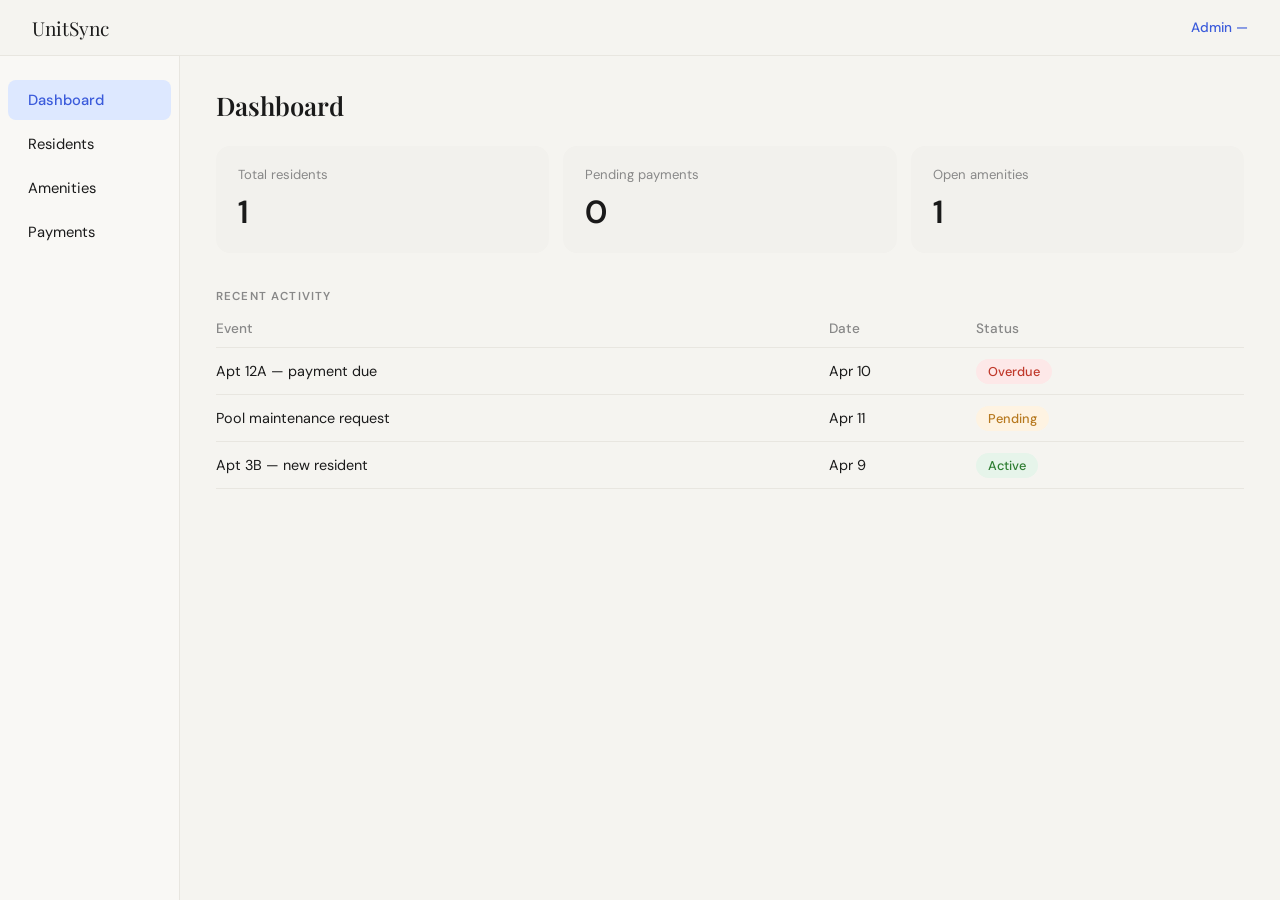
<file: demo/src/main/resources/templates/index.html>
<!DOCTYPE html>
<html lang="en" xmlns:th="http://www.thymeleaf.org">
<head>
<meta charset="UTF-8"/>
<meta name="viewport" content="width=device-width, initial-scale=1.0"/>

<title>UnitSync Admin</title>


<style>

*, *::before, *::after {
  box-sizing: border-box;
  margin: 0;
  padding: 0;
}
:root {
  --bg:               #f5f4f0;
  --surface:          #ffffff;
  --sidebar-bg:       #f9f8f5;
  --nav-active-bg:    #dde8ff;
  --nav-active-color: #3b5bdb;
  --text:             #1a1a1a;
  --muted:            #888;
  --border:           #e8e6e0;
  --card-bg:          #f2f1ed;
  --overdue-bg:       #fde8e8;
  --overdue-color:    #c0392b;
  --pending-bg:       #fef3e2;
  --pending-color:    #b7791f;
  --active-bg:        #e6f4ea;
  --active-color:     #2e7d32;
  --inactive-bg:      #efefef;
  --inactive-color:   #888;
  --accent:           #3b5bdb;
}

body {
  font-family: 'DM Sans', sans-serif;
  background: var(--bg);
  color: var(--text);
  min-height: 100vh;
  display: flex;
  flex-direction: column;
}

header {
  display: flex;
  align-items: center;
  justify-content: space-between;
  padding: 0 32px;
  height: 56px;
  background: var(--bg);
  border-bottom: 1px solid var(--border);
}

.logo {
  font-family: 'Playfair Display', serif;
  font-size: 1.2rem;
}

.admin-badge {
  font-size: 0.85rem;
  color: var(--accent);
  font-weight: 500;
}

.layout {
  display: flex;
  flex: 1;
}

aside {
  width: 180px;
  background: var(--sidebar-bg);
  border-right: 1px solid var(--border);
  padding: 24px 0;
  display: flex;
  flex-direction: column;
  gap: 4px;
}

.nav-item {
  padding: 10px 20px;
  font-size: 0.92rem;
  color: var(--text);
  cursor: pointer;
  border-radius: 8px;
  margin: 0 8px;
  transition: background 0.15s;
}

.nav-item:hover {
  background: var(--border);
}

.nav-item.active {
  background: var(--nav-active-bg);
  color: var(--nav-active-color);
  font-weight: 500;
}

main {
  flex: 1;
  padding: 32px 36px;
  overflow-y: auto;
}

main h1 {
  font-family: 'Playfair Display', serif;
  font-size: 1.6rem;
  font-weight: 600;
  margin-bottom: 24px;
}

.tab-content {
  display: none;
}

.tab-content.active {
  display: block;
}

.stats-grid {
  display: grid;
  grid-template-columns: repeat(3, 1fr);
  gap: 14px;
  margin-bottom: 36px;
}

.stat-card {
  background: var(--card-bg);
  border-radius: 14px;
  padding: 20px 22px;
}

.stat-label {
  font-size: 0.82rem;
  color: var(--muted);
  margin-bottom: 8px;
}

.stat-value {
  font-size: 2rem;
  font-weight: 600;
  letter-spacing: -0.03em;
}

.section-title {
  font-size: 0.72rem;
  font-weight: 600;
  letter-spacing: 0.1em;
  text-transform: uppercase;
  color: var(--muted);
  margin-bottom: 16px;
}

table {
  width: 100%;
  border-collapse: collapse;
  font-size: 0.9rem;
}

thead th {
  text-align: left;
  font-weight: 500;
  color: var(--muted);
  font-size: 0.85rem;
  padding-bottom: 10px;
  border-bottom: 1px solid var(--border);
}

tbody tr {
  border-bottom: 1px solid var(--border);
  transition: background 0.1s;
}

tbody tr:hover {
  background: var(--card-bg);
}

tbody td {
  padding: 14px 0;
  vertical-align: middle;
}

.status-select {
  appearance: none;
  -webkit-appearance: none;
  border: none;
  border-radius: 999px;
  padding: 5px 28px 5px 12px;
  font-size: 0.8rem;
  font-weight: 500;
  font-family: inherit;
  cursor: pointer;
  background-repeat: no-repeat;
  background-position: right 8px center;
  background-size: 10px;
  background-image: url("data:image/svg+xml,%3Csvg xmlns='http://www.w3.org/2000/svg' viewBox='0 0 10 6'%3E%3Cpath d='M1 1l4 4 4-4' stroke='%23888' stroke-width='1.5' fill='none' stroke-linecap='round'/%3E%3C/svg%3E");
  outline: none;
  transition: filter 0.15s;
}

.status-select:hover {
  filter: brightness(0.93);
}

.status-select.active      { background-color: var(--active-bg);   color: var(--active-color); }
.status-select.inactive    { background-color: var(--inactive-bg); color: var(--inactive-color); }
.status-select.overdue     { background-color: var(--overdue-bg);  color: var(--overdue-color); }
.status-select.paid        { background-color: var(--active-bg);   color: var(--active-color); }
.status-select.pending     { background-color: var(--pending-bg);  color: var(--pending-color); }
.status-select.on-leave    { background-color: var(--pending-bg);  color: var(--pending-color); }
.status-select.open        { background-color: var(--active-bg);   color: var(--active-color); }
.status-select.closed      { background-color: var(--overdue-bg); color: var(--overdue-color); }
.status-select.maintenance { background-color: var(--pending-bg);  color: var(--pending-color); }
.status-select.unpaid      { background-color: var(--pending-bg);  color: var(--pending-color); }
.status-select.owner       { background-color: var(--active-bg);   color: var(--active-color); }
.status-select.renter      { background-color: var(--pending-bg);  color: var(--pending-color); }
.status-select.renting     { background-color: #dde8ff; color: #3b5bdb; }
.status-select.unavailable { background-color: var(--overdue-bg); color: var(--overdue-color); }
.status-select.available   { background-color: var(--active-bg);   color: var(--active-color); }
.toolbar {
  display: flex;
  align-items: center;
  justify-content: space-between;
  margin-bottom: 20px;
}

.search-box {
  padding: 8px 14px;
  border: 1px solid var(--border);
  border-radius: 8px;
  font-family: inherit;
  font-size: 0.88rem;
  background: var(--surface);
  outline: none;
  width: 220px;
  color: var(--text);
}

.search-box:focus {
  border-color: var(--accent);
}

.btn {
  padding: 9px 18px;
  background: var(--accent);
  color: #fff;
  border: none;
  border-radius: 8px;
  font-family: inherit;
  font-size: 0.88rem;
  font-weight: 500;
  cursor: pointer;
  transition: opacity 0.15s;
}

.btn:hover {
  opacity: 0.85;
}

.btn-ghost {
  background: transparent;
  color: var(--accent);
  border: 1.5px solid var(--accent);
}

.btn-ghost:hover {
  background: var(--nav-active-bg);
  opacity: 1;
}

.modal-overlay {
  display: none;
  position: fixed;
  inset: 0;
  background: rgba(0, 0, 0, 0.35);
  backdrop-filter: blur(2px);
  z-index: 100;
  align-items: center;
  justify-content: center;
}

.modal-overlay.open {
  display: flex;
}

.modal {
  background: var(--surface);
  border-radius: 16px;
  padding: 32px;
  width: 460px;
  max-width: 95vw;
  box-shadow: 0 20px 60px rgba(0, 0, 0, 0.15);
  animation: slideUp 0.2s ease;
}

@keyframes slideUp {
  from { transform: translateY(18px); opacity: 0; }
  to   { transform: translateY(0);    opacity: 1; }
}

.modal-header {
  display: flex;
  align-items: center;
  justify-content: space-between;
  margin-bottom: 24px;
}

.modal-header h2 {
  font-family: 'Playfair Display', serif;
  font-size: 1.25rem;
}

.modal-close {
  background: none;
  border: none;
  font-size: 1.5rem;
  cursor: pointer;
  color: var(--muted);
  line-height: 1;
  padding: 0 4px;
}

.modal-close:hover {
  color: var(--text);
}

.form-group {
  margin-bottom: 14px;
}

.form-group label {
  display: block;
  font-size: 0.78rem;
  font-weight: 600;
  color: var(--muted);
  margin-bottom: 6px;
  text-transform: uppercase;
  letter-spacing: 0.05em;
}

.form-group input,
.form-group select {
  width: 100%;
  padding: 10px 14px;
  border: 1px solid var(--border);
  border-radius: 8px;
  font-family: inherit;
  font-size: 0.9rem;
  color: var(--text);
  background: var(--bg);
  outline: none;
  transition: border-color 0.15s;
}

.form-group input:focus,
.form-group select:focus {
  border-color: var(--accent);
  background: #fff;
}

.form-row {
  display: grid;
  grid-template-columns: 1fr 1fr;
  gap: 12px;
}

.modal-footer {
  display: flex;
  gap: 10px;
  justify-content: flex-end;
  margin-top: 24px;
}

</style>

<link href="https://fonts.googleapis.com/css2?family=DM+Sans:wght@300;400;500;600&family=Playfair+Display:wght@600&display=swap" rel="stylesheet"/>

<script th:inline="none">
window.updatePaymentStatus = function(sel) {
    var id = sel.getAttribute('data-id');
    var status = sel.value;
    sel.className = 'status-select ' + status.toLowerCase();
    fetch('/payments/update/' + id + '/' + status, { method: 'PUT' })
        .then(function(res){ console.log('Payment updated'); })
        .catch(function(err){ console.log('Error: ' + err); });
    window.updateDashboard();
};

window.updateResidentStatus = function(sel) {
    var id = sel.getAttribute('data-id');
    var status = sel.value;
    sel.className = 'status-select ' + status.toLowerCase();
    fetch('/residents/update/' + id + '/' + status, { method: 'PUT' })
        .then(function(res){ console.log('Resident updated'); })
        .catch(function(err){ console.log('Error: ' + err); });
};

window.updateAmenityStatus = function(sel) {
    var id = sel.getAttribute('data-id');
    var status = sel.value;
    sel.className = 'status-select ' + status.toLowerCase();
    fetch('/amenities/update/' + id + '/' + status, { method: 'PUT' })
        .then(function(res){ console.log('Amenity updated'); })
        .catch(function(err){ console.log('Error: ' + err); });
    window.updateDashboard();
};

  window.switchTab = function(el, tab) {
    document.querySelectorAll('.nav-item').forEach(function(n){ n.classList.remove('active'); });
    document.querySelectorAll('.tab-content').forEach(function(t){ t.classList.remove('active'); });
    el.classList.add('active');
    document.getElementById('tab-' + tab).classList.add('active');
  };
  
  window.openModal = function(id){ document.getElementById(id).classList.add('open'); };
  window.closeModal = function(id){ document.getElementById(id).classList.remove('open'); };
  window.updateStatus = function(sel){ sel.className = 'status-select ' + sel.value; window.updateDashboard(); };
  window.fmtDate = function(str){ if(!str) return '—'; return new Date(str).toLocaleDateString('en-US',{month:'short',day:'numeric',year:'numeric'}); };
  window.clearFields = function(){ for(var i=0;i<arguments.length;i++){ var el=document.getElementById(arguments[i]); if(el) el.value=''; } };
  
  window.makeSelect = function(type, val){
    var opts = {
      worker:  [['active','Available'],['overdue','Booked']],
      amenity: [['open','Open'],['closed','Closed'],['maintenance','Maintenance']],
      payment: [['paid','Paid'],['pending','Pending'],['overdue','Overdue']]
    };
    var list = opts[type] || [];
    return '<select class="status-select '+val+'" onchange="updateStatus(this)">'+list.map(function(o){ return '<option value="'+o[0]+'"'+(o[0]===val?' selected':'')+'>'+o[1]+'</option>'; }).join('')+'</select>';
  };
  window.updateDashboard = function(){
	    document.getElementById('dash-residents').textContent = document.getElementById('residents-tbody').querySelectorAll('tr').length;
	    document.getElementById('dash-payments').textContent = [].slice.call(document.getElementById('payments-tbody').querySelectorAll('tr')).filter(function(row){
	        var sel = row.querySelector('select');
	        return sel && (sel.value === 'Unpaid' || sel.value === 'Overdue');
	    }).length;
	    document.getElementById('dash-amenities').textContent = [].slice.call(document.getElementById('amenities-tbody').querySelectorAll('tr')).filter(function(row){
	        var sel = row.querySelector('select');
	        return sel && sel.value === 'Available';
	    }).length;
	};
	window.addResident = function(){
		  var fn = document.getElementById('r-fname').value.trim();
		  var ln = document.getElementById('r-lname').value.trim();
		  var unit = document.getElementById('r-unit').value.trim();
		  var status = document.getElementById('r-status').value;
		  var username = document.getElementById('r-username').value.trim();
		  var password = document.getElementById('r-password').value.trim();

		  if(!fn || !unit){ alert('Name and unit are required.'); return; }
		  if(!username || !password){ alert('Username and password are required.'); return; }

		  fetch('/residents/add', {
		    method: 'POST',
		    headers: { 'Content-Type': 'application/json' },
		    body: JSON.stringify({ firstName: fn, lastName: ln, aptNumber: unit, status: status, username: username, password: password })
		  })
		  .then(function(res){ return res.text(); })
		  .then(function(){
		    var row = document.createElement('tr');
		    row.innerHTML = '<td>'+fn+' '+ln+'</td><td>'+unit+'</td><td>'+status+'</td>';
		    document.getElementById('residents-tbody').appendChild(row);
		    window.closeModal('modal-resident');
		    window.clearFields('r-fname','r-lname','r-unit','r-username','r-password');
		    window.updateDashboard();
		  })
		  .catch(function(err){ alert('Error saving resident: '+err); });
		};
	window.addAmenity = function(){
		  var name = document.getElementById('a-name').value.trim();
		  var loc = document.getElementById('a-location').value.trim();
		  var svc = document.getElementById('a-serviced').value;
		  var status = document.getElementById('a-status').value;

		  if(!name){ alert('Amenity name is required.'); return; }

		  fetch('/amenities/add', {
		    method: 'POST',
		    headers: { 'Content-Type': 'application/json' },
		    body: JSON.stringify({ name: name, location: loc, availableFrom: svc, availability: status })
		  })
		  .then(function(res){ return res.text(); })
		  .then(function(){
		    var row = document.createElement('tr');
		    row.innerHTML =
		      '<td>'+name+'</td>' +
		      '<td>'+(loc||'—')+'</td>' +
		      '<td>'+window.makeSelect('amenity', status.toLowerCase())+'</td>' +
		      '<td>'+(svc||'—')+'</td>';
		    document.getElementById('amenities-tbody').appendChild(row);
		    window.closeModal('modal-amenity');
		    window.clearFields('a-name','a-location','a-serviced');
		    window.updateDashboard();
		  })
		  .catch(function(err){ alert('Error saving amenity: '+err); });
		};
		window.addPayment = function(){
			  var id = document.getElementById('p-resid').value.trim();
			  var amount = document.getElementById('p-amount').value.trim();
			  var date = document.getElementById('p-date').value;
			  var status = document.getElementById('p-status').value;

			  if(!id){ alert('Resident ID required'); return; }

			  fetch('/payments/add', {
			    method: 'POST',
			    headers: { 'Content-Type': 'application/json' },
			    body: JSON.stringify({ resId: parseInt(id), amount: parseFloat(amount), dueDate: date, status: status })
			  })
			  .then(function(res){ return res.text(); })
			  .then(function(){
			    var row = document.createElement('tr');
			    row.innerHTML = '<td>'+id+'</td><td>'+(amount?'$'+amount:'—')+'</td><td>'+window.makeSelect('payment', status.toLowerCase())+'</td><td>'+window.fmtDate(date)+'</td>';
			    document.getElementById('payments-tbody').appendChild(row);
			    window.closeModal('modal-payment');
			    window.clearFields('p-resid','p-amount','p-date');
			    window.updateDashboard();
			  })
			  .catch(function(err){ alert('Error saving payment: '+err); });
			};
  document.addEventListener('DOMContentLoaded', function(){
    document.querySelectorAll('.modal-overlay').forEach(function(o){
      o.addEventListener('click', function(e){ if(e.target===o) o.classList.remove('open'); });
    });
    document.querySelectorAll('.search-box').forEach(function(input){
      input.addEventListener('input', function(){
        var val=input.value.toLowerCase();
        document.getElementById(input.dataset.table).querySelectorAll('tr').forEach(function(row){
          row.style.display=row.textContent.toLowerCase().includes(val)?'':'none';
        });
      });
    });
    window.updateDashboard();
  });
</script>
</head>
<body>

<header>
  <div class="logo">UnitSync</div>
 <div class="admin-badge">Admin — <span th:text="${adminName}"></span></div>
</header>

<div class="layout">
  <aside>
    <div class="nav-item active" onclick="switchTab(this,'dashboard')">Dashboard</div>
    <div class="nav-item" onclick="switchTab(this,'residents')">Residents</div>
    <div class="nav-item" onclick="switchTab(this,'amenities')">Amenities</div>
    <div class="nav-item" onclick="switchTab(this,'payments')">Payments</div>
  </aside>

  <main>

    <div class="tab-content active" id="tab-dashboard">
      <h1>Dashboard</h1>
      <div class="stats-grid">
        <div class="stat-card"><div class="stat-label">Total residents</div><div class="stat-value" id="dash-residents">0</div></div>
        <div class="stat-card"><div class="stat-label">Pending payments</div><div class="stat-value" id="dash-payments">0</div></div>
        <div class="stat-card"><div class="stat-label">Open amenities</div><div class="stat-value" id="dash-amenities">0</div></div>
      </div>
      <div class="section-title">Recent Activity</div>
      <table>
        <thead><tr><th>Event</th><th>Date</th><th>Status</th></tr></thead>
        <tbody id="dash-activity">
          <tr><td>Apt 12A — payment due</td><td>Apr 10</td><td><span style="background:var(--overdue-bg);color:var(--overdue-color);padding:4px 12px;border-radius:999px;font-size:0.8rem;font-weight:500;">Overdue</span></td></tr>
          <tr><td>Pool maintenance request</td><td>Apr 11</td><td><span style="background:var(--pending-bg);color:var(--pending-color);padding:4px 12px;border-radius:999px;font-size:0.8rem;font-weight:500;">Pending</span></td></tr>
          <tr><td>Apt 3B — new resident</td><td>Apr 9</td><td><span style="background:var(--active-bg);color:var(--active-color);padding:4px 12px;border-radius:999px;font-size:0.8rem;font-weight:500;">Active</span></td></tr>
        </tbody>
      </table>
    </div>

    <div class="tab-content" id="tab-residents">
      <h1>Residents</h1>
      <div class="toolbar">
        <input class="search-box" type="text" placeholder="Search residents" data-table="residents-tbody"/>
        <button class="btn" onclick="openModal('modal-resident')">+ Add Resident</button>
      </div>
      <table>
        <thead><tr><th>Name</th><th>Unit</th><th>Status</th></tr></thead>
        <tbody id="residents-tbody">
  <tr th:each="resident : ${residents}">
    <td th:text="${resident.firstName + ' ' + resident.lastName}"></td>
    <td th:text="${resident.aptNumber}"></td>
    <td>
      <select class="status-select"
              th:classappend="${resident.status.toLowerCase()}"
              th:data-id="${resident.resid}"
              onchange="updateResidentStatus(this)">
        <option value="Owner" th:selected="${resident.status == 'Owner'}">Owner</option>
        <option value="Renter" th:selected="${resident.status == 'Renter'}">Renter</option>
        <option value="Renting" th:selected="${resident.status == 'Renting'}">Renting</option>
      </select>
    </td>
  </tr>
</tbody>
      </table>
    </div>

    <div class="tab-content" id="tab-amenities">
      <h1>Amenities</h1>
      <div class="toolbar">
        <input class="search-box" type="text" placeholder="Search amenities" data-table="amenities-tbody"/>
        <button class="btn" onclick="openModal('modal-amenity')">+ Add Amenity</button>
      </div>
      <table>
        <thead><tr><th>Name</th><th>Location</th><th>Availability</th><th>Available From</th></tr></thead>
        <tbody id="amenities-tbody">
  <tr th:each="amenity : ${amenities}">
    <td th:text="${amenity.name}"></td>
    <td th:text="${amenity.location}"></td>
    <td>
      <select class="status-select"
              th:classappend="${amenity.availability.toLowerCase()}"
              th:data-id="${amenity.amenityId}"
              onchange="updateAmenityStatus(this)">
        <option value="Available" th:selected="${amenity.availability == 'Available'}">Available</option>
        <option value="Unavailable" th:selected="${amenity.availability == 'Unavailable'}">Unavailable</option>
        <option value="Maintenance" th:selected="${amenity.availability == 'Maintenance'}">Maintenance</option>
      </select>
    </td>
    <td th:text="${amenity.availableFrom}"></td>
  </tr>
</tbody>
      </table>
    </div>

    <div class="tab-content" id="tab-payments">
      <h1>Payments</h1>
      <div class="toolbar">
        <input class="search-box" type="text" placeholder="Search payments" data-table="payments-tbody"/>
        <button class="btn" onclick="openModal('modal-payment')">+ Record Payment</button>
      </div>
      <table>
        <thead><tr><th>Resident ID</th><th>Amount</th><th>Status</th><th>Due Date</th></tr></thead>
        <tbody id="payments-tbody">
  <tr th:each="payment : ${payments}">
    <td th:text="${payment.resId}"></td>
    <td th:text="${payment.amount}"></td>
    <td>
      <select class="status-select"
              th:classappend="${payment.status.toLowerCase()}"
              th:data-id="${payment.paymentId}"
              onchange="updatePaymentStatus(this)">
        <option value="Paid" th:selected="${payment.status == 'Paid'}">Paid</option>
        <option value="Unpaid" th:selected="${payment.status == 'Unpaid'}">Unpaid</option>
        <option value="Overdue" th:selected="${payment.status == 'Overdue'}">Overdue</option>
      </select>
    </td>
    <td th:text="${payment.dueDate}"></td>
  </tr>
</tbody>
      </table>
    </div>

  </main>
</div>

<div class="modal-overlay" id="modal-resident">
  <div class="modal">
    <div class="modal-header"><h2>Add Resident</h2><button class="modal-close" onclick="closeModal('modal-resident')">&#x2715;</button></div>
    <div class="form-row">
      <div class="form-group"><label>First Name</label><input type="text" id="r-fname" placeholder="First name"/></div>
      <div class="form-group"><label>Last Name</label><input type="text" id="r-lname" placeholder="Last name"/></div>
    </div>
    <div class="form-row">
      <div class="form-group"><label>Username</label><input type="text" id="r-username" placeholder="Username"/></div>
      <div class="form-group"><label>Password</label><input type="password" id="r-password" placeholder="Password"/></div>
    </div>
    <div class="form-row">
      <div class="form-group"><label>Unit Number</label><input type="text" id="r-unit" placeholder="Unit number"/></div>
      <div class="form-group"><label>Status</label><select id="r-status"><option value="owner">Owner</option><option value="renter">Renter</option><option value="renting">Renting</option></select></div>
    </div>
    <div class="modal-footer">
      <button class="btn btn-ghost" onclick="closeModal('modal-resident')">Cancel</button>
      <button class="btn" onclick="addResident()">Add Resident</button>
    </div>
  </div>
</div>

<div class="modal-overlay" id="modal-amenity">
  <div class="modal">
    <div class="modal-header"><h2>Add Amenity</h2><button class="modal-close" onclick="closeModal('modal-amenity')">&#x2715;</button></div>
    <div class="form-group"><label>Amenity Name</label><input type="text" id="a-name" placeholder="Amenty"/></div>
    <div class="form-row">
      <div class="form-group"><label>Location</label><input type="text" id="a-location" placeholder="Location"/></div>
      <div class="form-group"><label>Available From</label><input type="date" id="a-serviced"/></div>
    </div>
    <div class="form-group"><label>Availability</label><select id="a-status"><option value="open">Available</option><option value="Maintenance">Under Maintenance</option><option value="closed">Booked</option></select></div>
    <div class="modal-footer">
      <button class="btn btn-ghost" onclick="closeModal('modal-amenity')">Cancel</button>
      <button class="btn" onclick="addAmenity()">Add Amenity</button>
    </div>
  </div>
</div>

<div class="modal-overlay" id="modal-payment">
  <div class="modal">
    <div class="modal-header"><h2>Record Payment</h2><button class="modal-close" onclick="closeModal('modal-payment')">&#x2715;</button></div>
    <div class="form-row">
      <div class="form-group"><label>Resident ID</label><input type="number" id="p-resid" placeholder="ID"/></div>
      <div class="form-group"><label>Amount</label><input type="number" id="p-amount" placeholder="Amount"/></div>
    </div>
    <div class="form-row">
      <div class="form-group"><label>Due Date</label><input type="date" id="p-date"/></div>
      <div class="form-group"><label>Status</label><select id="p-status"><option value="paid">Paid</option><option value="unpaid">Unpaid</option><option value="overdue">Overdue</option></select></div>
    </div>
    <div class="modal-footer">
      <button class="btn btn-ghost" onclick="closeModal('modal-payment')">Cancel</button>
      <button class="btn" onclick="addPayment()">Record Payment</button>
    </div>
  </div>
</div>
</body>
</html>
</file>
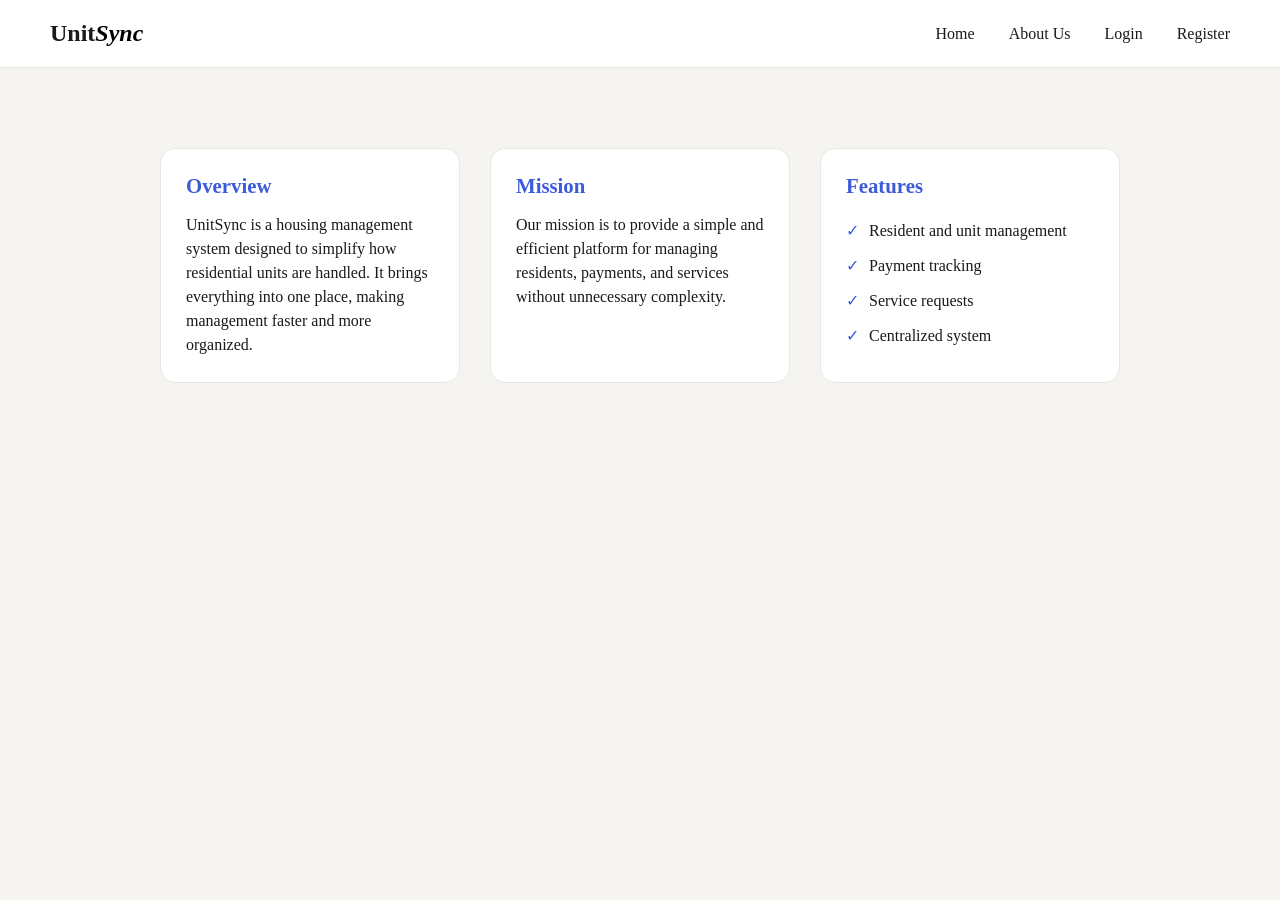
<file: src/main/resources/templates/about.html>
<!DOCTYPE html>
<html>
<head>
    <title>UnitSync - About Us</title>
    <style>
        *, *::before, *::after {
            box-sizing: border-box;
            margin: 0;
            padding: 0;
        }
        :root {
            --bg: #f5f4f0;
            --surface: #ffffff;
            --accent: #3b5bdb;
            --text: #1a1a1a;
            --border: #e8e6e0;
        }

        body {
            font-family: 'Playfair Display', serif;
            background: var(--bg);
            min-height: 100vh;
        }

        nav {
            background: var(--surface);
            padding: 20px 50px;
            display: flex;
            justify-content: space-between;
            align-items: center;
            border-bottom: 1px solid var(--border);
        }

        .logo {
            font-size: 1.5rem;
            font-weight: bold;
        }

        .nav-links a {
            margin-left: 30px;
            text-decoration: none;
            color: var(--text);
        }

        .nav-links a:hover {
            color: var(--accent);
        }

        .about-container {
            max-width: 1000px;
            margin: 60px auto;
            padding: 20px;
            display: flex;
            flex-wrap: wrap;
            gap: 30px;
        }

        .about-section {
            background: var(--surface);
            border-radius: 15px;
            padding: 25px;
            flex: 1;
            min-width: 250px;
            border: 1px solid var(--border);
        }

        .about-section h2 {
            color: var(--accent);
            margin-bottom: 15px;
            font-size: 1.3rem;
        }

        .about-section p {
            color: var(--text);
            line-height: 1.5;
        }

        .about-section ul {
            list-style: none;
            padding-left: 0;
        }

        .about-section li {
            padding: 8px 0;
            color: var(--text);
        }

        .about-section li::before {
            content: "✓";
            color: var(--accent);
            margin-right: 10px;
        }
    </style>
</head>
<body>
    <nav>
        <div class="logo">
            <span style="color: var(--text); font-weight: 700;">Unit</span><span style="font-style: italic;">Sync</span>
        </div>
        <div class="nav-links">
            <a href="/">Home</a>
            <a href="/about">About Us</a>
            <a href="/login">Login</a>
            <a href="/register">Register</a>
        </div>
    </nav>

    <div class="about-container">
        <div class="about-section">
            <h2>Overview</h2>
            <p>
                UnitSync is a housing management system designed to simplify how residential
                units are handled. It brings everything into one place, making management
                faster and more organized.
            </p>
        </div>

        <div class="about-section">
            <h2>Mission</h2>
            <p>
                Our mission is to provide a simple and efficient platform for managing
                residents, payments, and services without unnecessary complexity.
            </p>
        </div>

        <div class="about-section">
            <h2>Features</h2>
            <ul>
                <li>Resident and unit management</li>
                <li>Payment tracking</li>
                <li>Service requests</li>
                <li>Centralized system</li>
            </ul>
        </div>
    </div>
</body>
</html>
</file>
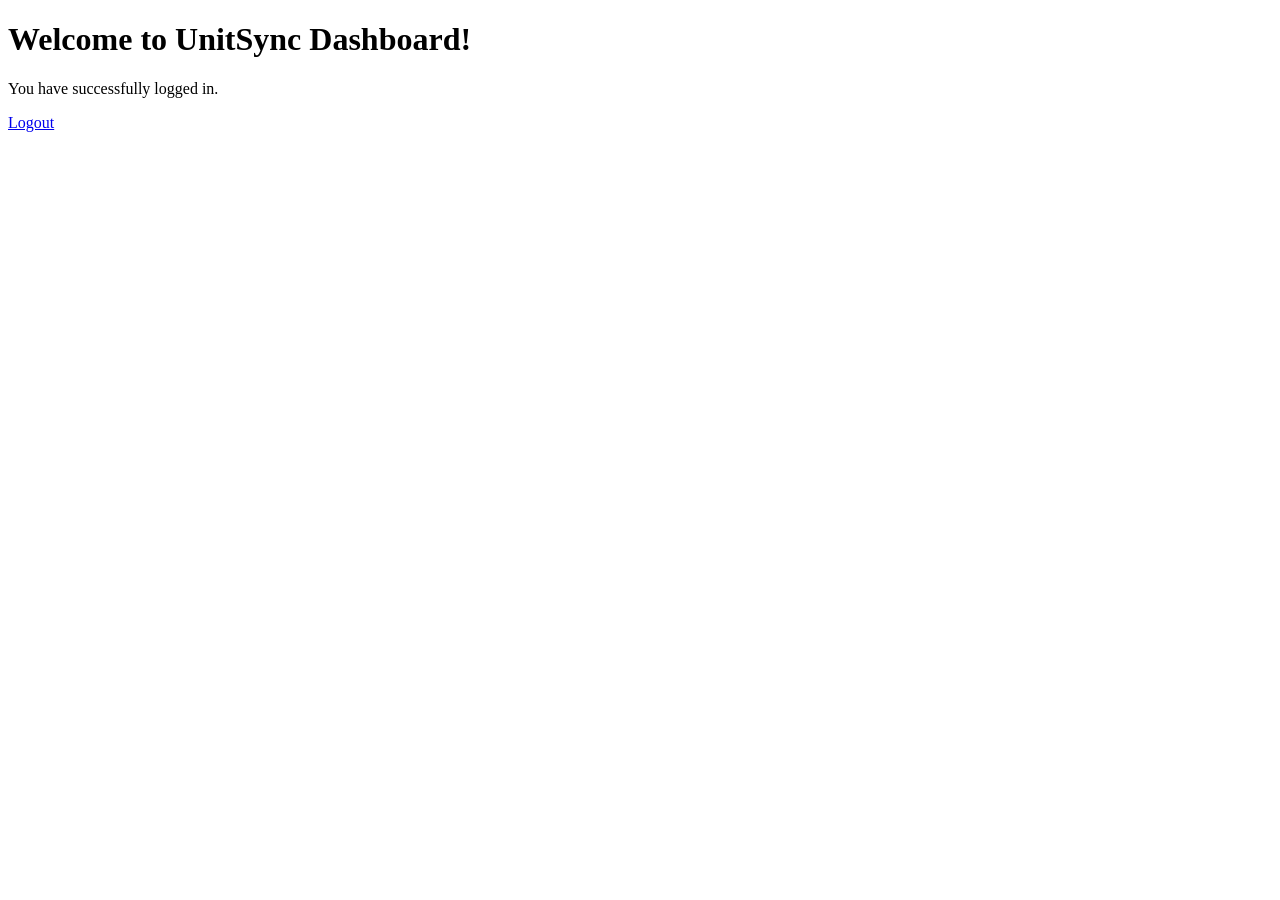
<file: src/main/resources/templates/dashboard.html>
<!DOCTYPE html>
<html>
<head>
    <title>Dashboard</title>
</head>
<body>
    <h1>Welcome to UnitSync Dashboard!</h1>
    <p>You have successfully logged in.</p>
    <a href="/logout">Logout</a>
</body>
</html>
</file>
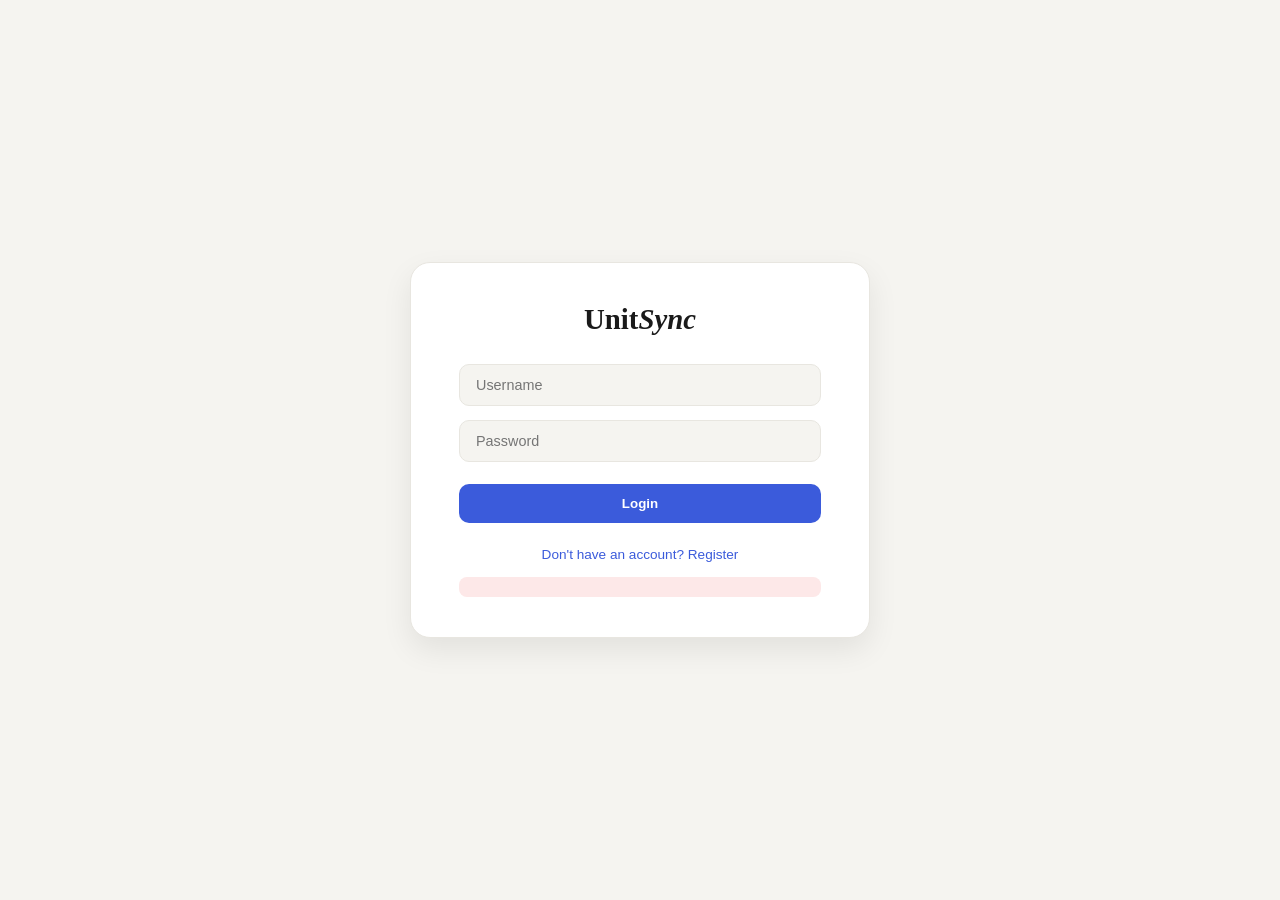
<file: src/main/resources/templates/login.html>
<!DOCTYPE html>
<html>
<head>
    <title>UnitSync - Login</title>
    <style>
        *, *::before, *::after {
            box-sizing: border-box;
            margin: 0;
            padding: 0;
        }
        :root {
            --bg: #f5f4f0;
            --surface: #ffffff;
            --accent: #3b5bdb;
            --text: #1a1a1a;
            --muted: #888;
            --border: #e8e6e0;
        }

        body {
            font-family: 'DM Sans', sans-serif;
            background: var(--bg);
            min-height: 100vh;
            display: flex;
            align-items: center;
            justify-content: center;
            padding: 40px 20px;
        }

        .container {
            background: var(--surface);
            border-radius: 20px;
            padding: 40px 48px;
            box-shadow: 0 12px 30px rgba(0, 0, 0, 0.08);
            border: 1px solid var(--border);
            width: 100%;
            max-width: 460px;
        }

        h1 {
            font-family: 'Playfair Display', serif;
            font-size: 1.8rem;
            text-align: center;
            margin-bottom: 28px;
            color: var(--text);
        }

        h1 b { font-weight: 700; }
        h1 i { font-style: italic; }

        form {
            display: flex;
            flex-direction: column;
            gap: 14px;
        }

        input {
            width: 100%;
            padding: 12px 16px;
            font-family: 'DM Sans', sans-serif;
            font-size: 0.9rem;
            background: var(--bg);
            border: 1px solid var(--border);
            border-radius: 10px;
            outline: none;
        }

        input:focus {
            border-color: var(--accent);
            background: var(--surface);
        }

        button {
            background: var(--accent);
            color: white;
            font-weight: 600;
            padding: 12px;
            border: none;
            border-radius: 10px;
            cursor: pointer;
            margin-top: 8px;
        }

        button:hover {
            opacity: 0.85;
        }

        .register-link {
            margin-top: 24px;
            text-align: center;
            font-size: 0.85rem;
        }

        .register-link a {
            color: var(--accent);
            text-decoration: none;
        }

        .error {
            color: #c0392b;
            text-align: center;
            margin-top: 15px;
            padding: 10px;
            background: #fde8e8;
            border-radius: 8px;
        }
    </style>
</head>
<body>
    <div class="container">
        <h1><b>Unit</b><i>Sync</i></h1>
        
        <form method="POST" action="/login">
            <input type="text" name="username" placeholder="Username" required>
            <input type="password" name="password" placeholder="Password" required>
            <button type="submit">Login</button>
        </form>
        
        <div class="register-link">
            <a href="/register">Don't have an account? Register</a>
        </div>
        
        <div class="error" th:if="${error}" th:text="${error}"></div>
    </div>
</body>
</html>
</file>
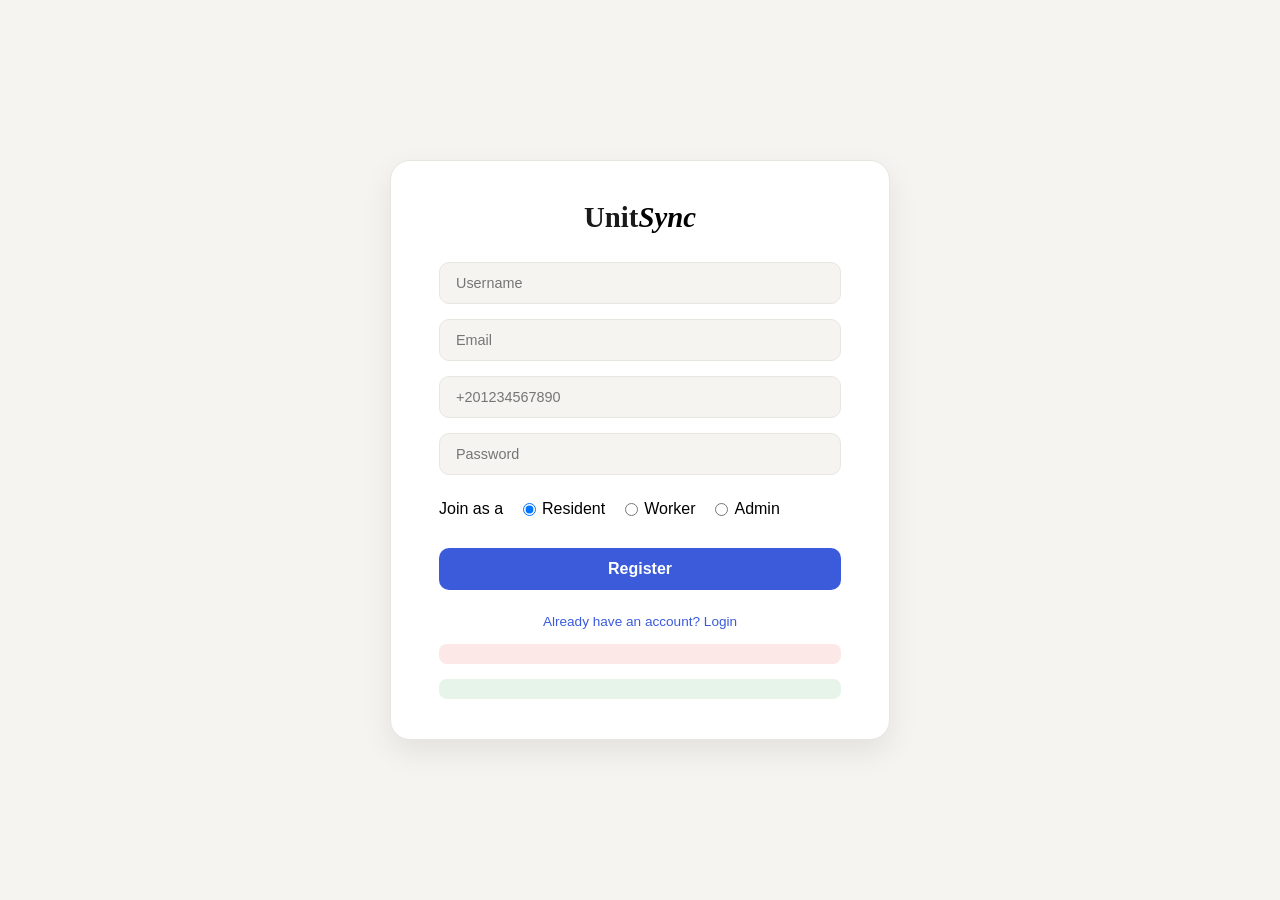
<file: src/main/resources/templates/register.html>
<!DOCTYPE html>
<html>
<head>
    <title>UnitSync - Register</title>
    <style>
        *, *::before, *::after {
            box-sizing: border-box;
            margin: 0;
            padding: 0;
        }
        :root {
            --bg: #f5f4f0;
            --surface: #ffffff;
            --accent: #3b5bdb;
            --text: #1a1a1a;
            --muted: #888;
            --border: #e8e6e0;
        }

        body {
            font-family: 'DM Sans', sans-serif;
            background: var(--bg);
            min-height: 100vh;
            display: flex;
            align-items: center;
            justify-content: center;
            padding: 40px 20px;
        }

        .container {
            background: var(--surface);
            border-radius: 20px;
            padding: 40px 48px;
            box-shadow: 0 12px 30px rgba(0, 0, 0, 0.08);
            border: 1px solid var(--border);
            width: 100%;
            max-width: 500px;
        }

        h1 {
            font-family: 'Playfair Display', serif;
            font-size: 1.8rem;
            text-align: center;
            margin-bottom: 28px;
        }

        h1 span:first-child { color: var(--text); }

        input, select {
            width: 100%;
            padding: 12px 16px;
            margin-bottom: 15px;
            font-family: 'DM Sans', sans-serif;
            font-size: 0.9rem;
            background: var(--bg);
            border: 1px solid var(--border);
            border-radius: 10px;
            outline: none;
        }

        input:focus {
            border-color: var(--accent);
            background: var(--surface);
        }

        .radio-group {
            display: flex;
            gap: 20px;
            align-items: center;
            margin-bottom: 20px;
            padding: 10px 0;
        }

        .radio-group label {
            display: flex;
            align-items: center;
            gap: 6px;
            cursor: pointer;
        }

        .radio-group input[type="radio"] {
            width: auto;
            margin: 0;
            cursor: pointer;
        }

        button {
            background: var(--accent);
            color: white;
            font-weight: 600;
            padding: 12px;
            width: 100%;
            border: none;
            border-radius: 10px;
            cursor: pointer;
            font-size: 1rem;
        }

        button:hover {
            opacity: 0.85;
        }

        .login-link {
            margin-top: 24px;
            text-align: center;
            font-size: 0.85rem;
        }

        .login-link a {
            color: var(--accent);
            text-decoration: none;
        }

        .error {
            color: #c0392b;
            text-align: center;
            margin-top: 15px;
            padding: 10px;
            background: #fde8e8;
            border-radius: 8px;
        }

        .success {
            color: #2e7d32;
            text-align: center;
            margin-top: 15px;
            padding: 10px;
            background: #e6f4ea;
            border-radius: 8px;
        }
    </style>
</head>
<body>
    <div class="container">
        <h1><span><b>Unit</b></span><span><i>Sync</i></span></h1>
        
        <form method="POST" action="/register">
            <input type="text" name="username" placeholder="Username" required>
            <input type="email" name="email" placeholder="Email" required>
            <input type="tel" name="phone" placeholder="+201234567890" required>
            <input type="password" name="password" placeholder="Password" required>
            
            <div class="radio-group">
                Join as a
                <label>
                    <input type="radio" name="role" value="resident" checked> Resident
                </label>
                <label>
                    <input type="radio" name="role" value="worker"> Worker
                </label>
                <label>
                    <input type="radio" name="role" value="admin"> Admin
                </label>
            </div>
            
            <button type="submit">Register</button>
        </form>
        
        <div class="login-link">
            <a href="/login">Already have an account? Login</a>
        </div>
        
        <div class="error" th:if="${error}" th:text="${error}"></div>
        <div class="success" th:if="${success}" th:text="${success}"></div>
    </div>
</body>
</html>
</file>
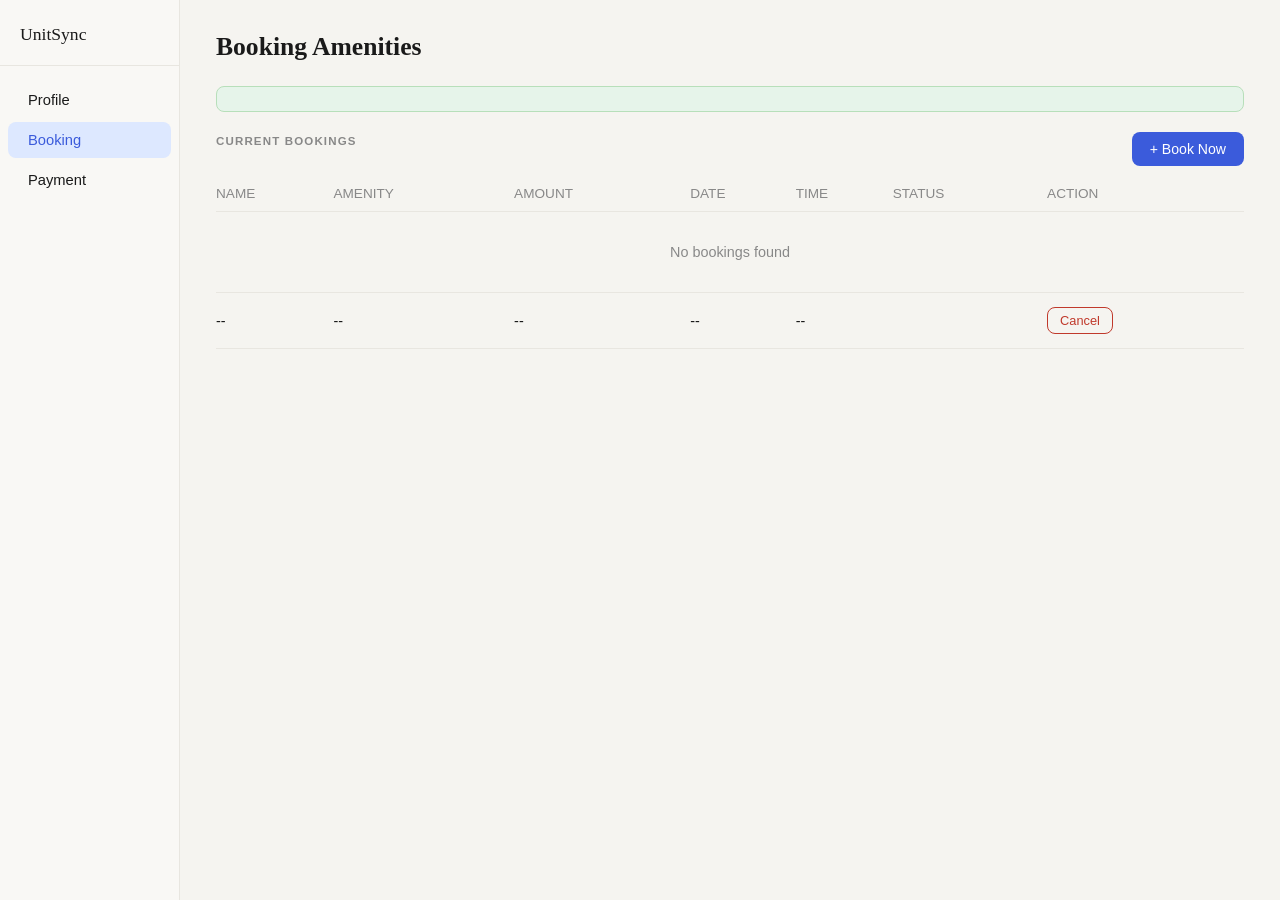
<file: demo/src/main/resources/templates/booking.html>
<!DOCTYPE html>
<html lang="en" xmlns:th="http://www.thymeleaf.org">
<head>
    <meta charset="UTF-8">
    <title>Booking</title>
    <style>
        *, *::before, *::after { box-sizing: border-box; margin: 0; padding: 0; }

        :root {
            --bg:               #f5f4f0;
            --surface:          #ffffff;
            --sidebar-bg:       #f9f8f5;
            --nav-active-bg:    #dde8ff;
            --nav-active-color: #3b5bdb;
            --text:             #1a1a1a;
            --muted:            #888;
            --border:           #e8e6e0;
            --card-bg:          #f2f1ed;
            --overdue-bg:       #fde8e8;
            --overdue-color:    #c0392b;
            --pending-bg:       #fef3e2;
            --pending-color:    #b7791f;
            --active-bg:        #e6f4ea;
            --active-color:     #2e7d32;
            --inactive-bg:      #efefef;
            --inactive-color:   #888;
            --accent:           #3b5bdb;
        }

        body {
            font-family: 'DM Sans', sans-serif;
            background: var(--bg);
            color: var(--text);
            min-height: 100vh;
            display: flex;
            flex-direction: column;
        }

        .layout {
            display: flex;
            flex: 1;
            min-height: 100vh;
        }

        aside {
            width: 180px;
            background: var(--sidebar-bg);
            border-right: 1px solid var(--border);
            padding: 24px 0;
            display: flex;
            flex-direction: column;
            gap: 4px;
        }

        .sidebar-header {
            padding: 0 20px 20px;
            font-family: 'Playfair Display', serif;
            font-size: 1.1rem;
            border-bottom: 1px solid var(--border);
            margin-bottom: 12px;
        }

        .nav-item {
            display: block;
            padding: 10px 20px;
            font-size: 0.92rem;
            color: var(--text);
            text-decoration: none;
            border-radius: 8px;
            margin: 0 8px;
            transition: background 0.15s;
        }

        .nav-item:hover { background: var(--border); }

        .nav-item.active {
            background: var(--nav-active-bg);
            color: var(--nav-active-color);
            font-weight: 500;
        }

        main {
            flex: 1;
            padding: 32px 36px;
            overflow-y: auto;
        }

        main h1 {
            font-family: 'Playfair Display', serif;
            font-size: 1.6rem;
            font-weight: 600;
            margin-bottom: 24px;
        }

        .section-title {
            font-size: 0.72rem;
            font-weight: 600;
            letter-spacing: 0.1em;
            text-transform: uppercase;
            color: var(--muted);
            margin-bottom: 16px;
        }

        .toolbar {
            display: flex;
            align-items: center;
            justify-content: space-between;
            margin-bottom: 20px;
        }

        .alert {
            padding: 12px 16px;
            border-radius: 8px;
            font-size: 0.88rem;
            margin-bottom: 20px;
            background: var(--active-bg);
            color: var(--active-color);
            border: 1px solid #b7dfba;
        }

        table {
            width: 100%;
            border-collapse: collapse;
            font-size: 0.9rem;
        }

        thead th {
            text-align: left;
            font-weight: 500;
            color: var(--muted);
            font-size: 0.85rem;
            padding-bottom: 10px;
            border-bottom: 1px solid var(--border);
        }

        tbody tr {
            border-bottom: 1px solid var(--border);
            transition: background 0.1s;
        }

        tbody tr:hover { background: var(--card-bg); }

        tbody td {
            padding: 14px 0;
            vertical-align: middle;
        }

        .empty-row td {
            text-align: center;
            color: var(--muted);
            padding: 32px 0;
        }

        .status-badge {
            display: inline-block;
            padding: 5px 12px;
            border-radius: 999px;
            font-size: 0.8rem;
            font-weight: 500;
        }

        .status-badge.confirmed  { background: var(--active-bg);  color: var(--active-color); }
        .status-badge.pending    { background: var(--pending-bg);  color: var(--pending-color); }
        .status-badge.cancelled  { background: var(--inactive-bg); color: var(--inactive-color); }

        .btn {
            padding: 9px 18px;
            background: var(--accent);
            color: #fff;
            border: none;
            border-radius: 8px;
            font-family: inherit;
            font-size: 0.88rem;
            font-weight: 500;
            cursor: pointer;
            transition: opacity 0.15s;
        }

        .btn:hover { opacity: 0.85; }

        .btn-danger {
            padding: 5px 12px;
            background: transparent;
            color: var(--overdue-color);
            border: 1.5px solid var(--overdue-color);
            border-radius: 8px;
            font-family: inherit;
            font-size: 0.8rem;
            font-weight: 500;
            cursor: pointer;
            transition: background 0.15s;
        }

        .btn-danger:hover { background: var(--overdue-bg); }
        .btn-danger:disabled {
            opacity: 0.4;
            cursor: not-allowed;
        }

        .modal-overlay {
            display: none;
            position: fixed;
            inset: 0;
            background: rgba(0, 0, 0, 0.35);
            backdrop-filter: blur(2px);
            z-index: 100;
            align-items: center;
            justify-content: center;
        }

        .modal-overlay.open { display: flex; }

        .modal {
            background: var(--surface);
            border-radius: 16px;
            padding: 32px;
            width: 460px;
            max-width: 95vw;
            box-shadow: 0 20px 60px rgba(0, 0, 0, 0.15);
            animation: slideUp 0.2s ease;
        }

        @keyframes slideUp {
            from { transform: translateY(18px); opacity: 0; }
            to   { transform: translateY(0);    opacity: 1; }
        }

        .modal-header {
            display: flex;
            align-items: center;
            justify-content: space-between;
            margin-bottom: 24px;
        }

        .modal-header h2 {
            font-family: 'Playfair Display', serif;
            font-size: 1.25rem;
        }

        .modal-close {
            background: none;
            border: none;
            font-size: 1.5rem;
            cursor: pointer;
            color: var(--muted);
            line-height: 1;
            padding: 0 4px;
        }

        .modal-close:hover { color: var(--text); }

        .form-group { margin-bottom: 14px; }

        .form-group label {
            display: block;
            font-size: 0.78rem;
            font-weight: 600;
            color: var(--muted);
            margin-bottom: 6px;
            text-transform: uppercase;
            letter-spacing: 0.05em;
        }

        .form-group input,
        .form-group select {
            width: 100%;
            padding: 10px 14px;
            border: 1px solid var(--border);
            border-radius: 8px;
            font-family: inherit;
            font-size: 0.9rem;
            color: var(--text);
            background: var(--bg);
            outline: none;
            transition: border-color 0.15s;
        }

        .form-group input:focus,
        .form-group select:focus {
            border-color: var(--accent);
            background: #fff;
        }

        .form-row {
            display: grid;
            grid-template-columns: 1fr 1fr;
            gap: 12px;
        }

        .modal-footer {
            display: flex;
            gap: 10px;
            justify-content: flex-end;
            margin-top: 24px;
        }
    </style>
</head>
<body>
<div class="layout">

    <aside>
        <div class="sidebar-header"> UnitSync</div>
        <a th:href="@{/Profile}" class="nav-item"> Profile</a>
        <a th:href="@{/booking}" class="nav-item active"> Booking</a>
        <a th:href="@{/payment}" class="nav-item"> Payment</a>
    </aside>

    <main>
        <h1>Booking Amenities</h1>

        <div th:if="${message}" class="alert" th:text="${message}"></div>

        <div class="toolbar">
            <p class="section-title">Current Bookings</p>
            <button class="btn" onclick="toggleModal('bookingModal', true)">+ Book Now</button>
        </div>

        <table>
            <thead>
                <tr>
                    <th>NAME</th>
                    <th>AMENITY</th>
                    <th>AMOUNT</th>
                    <th>DATE</th>
                    <th>TIME</th>
                    <th>STATUS</th>
                    <th>ACTION</th>
                </tr>
            </thead>
            <tbody>
                <tr class="empty-row" th:if="${#lists.isEmpty(bookings)}">
                    <td colspan="7">No bookings found</td>
                </tr>
                <tr th:each="booking : ${bookings}">
                    <td th:text="${booking.residentName}">--</td>
                    <td th:text="${booking.amenityName}">--</td>
                    <td th:text="${booking.amount + ' EGP'}">--</td>
                    <td th:text="${booking.bookingDate}">--</td>
                    <td th:text="${booking.bookingTime}">--</td>
                    <td>
                        <span class="status-badge"
                              th:classappend="${booking.status.toLowerCase()}"
                              th:text="${booking.status}">
                        </span>
                    </td>
                    <td>
                        <form th:action="@{/booking/cancel/{id}(id=${booking.bookingId})}" method="post">
                            <button type="submit" class="btn-danger"
                                    th:disabled="${booking.status == 'Cancelled'}">
                                Cancel
                            </button>
                        </form>
                    </td>
                </tr>
            </tbody>
        </table>

        <div id="bookingModal" class="modal-overlay">
            <div class="modal">
                <div class="modal-header">
                    <h2>New Booking</h2>
                    <button class="modal-close" onclick="toggleModal('bookingModal', false)">&times;</button>
                </div>
                <form th:action="@{/booking/add}" th:object="${newBooking}" method="post">

                    <div class="form-group">
                        <label>Full Name</label>
                        <input type="text" th:field="*{residentName}" required>
                    </div>

                    <div class="form-group">
                        <label>Amenity Type</label>
                        <select th:field="*{amenityName}">
                            <option value="Gym">Gym</option>
                            <option value="Pool">Pool</option>
                            <option value="Padel">Padel</option>
                        </select>
                    </div>

                    <div class="form-row">
                        <div class="form-group">
                            <label>Amount</label>
                            <input type="number" th:field="*{amount}" required>
                        </div>
                        <div class="form-group">
                            <label>Date</label>
                            <input type="date" th:field="*{bookingDate}" required>
                        </div>
                    </div>

                    <div class="form-group">
                        <label>Time</label>
                        <input type="time" th:field="*{bookingTime}" required>
                    </div>

                    <div class="modal-footer">
                        <button type="button" class="btn" style="background:transparent; color:var(--accent); border:1.5px solid var(--accent);"
                                onclick="toggleModal('bookingModal', false)">Cancel</button>
                        <button type="submit" class="btn">Confirm Booking</button>
                    </div>
                </form>
            </div>
        </div>
    </main>
</div>

<script>
    function toggleModal(id, show) {
        document.getElementById(id).classList.toggle('open', show);
    }

    document.getElementById('bookingModal').addEventListener('click', function(e) {
        if (e.target === this) toggleModal('bookingModal', false);
    });
</script>
</body>
</html>
</file>
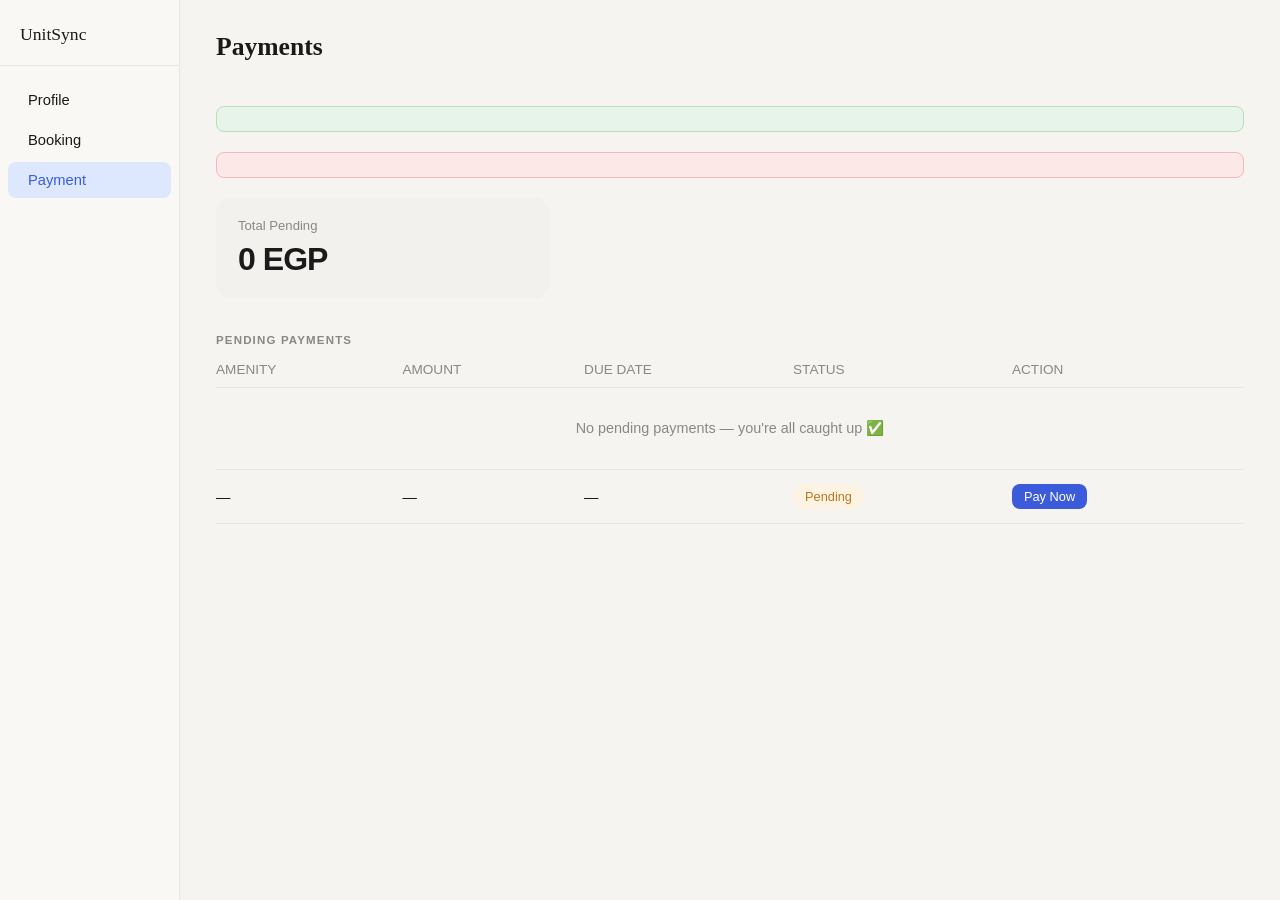
<file: demo/src/main/resources/templates/payment.html>
<!DOCTYPE html>
<html lang="en" xmlns:th="http://www.thymeleaf.org">
<head>
    <meta charset="UTF-8">
    <title>Payments</title>
    <style>
        *, *::before, *::after { box-sizing: border-box; margin: 0; padding: 0; }

        :root {
            --bg:               #f5f4f0;
            --surface:          #ffffff;
            --sidebar-bg:       #f9f8f5;
            --nav-active-bg:    #dde8ff;
            --nav-active-color: #3b5bdb;
            --text:             #1a1a1a;
            --muted:            #888;
            --border:           #e8e6e0;
            --card-bg:          #f2f1ed;
            --overdue-bg:       #fde8e8;
            --overdue-color:    #c0392b;
            --pending-bg:       #fef3e2;
            --pending-color:    #b7791f;
            --active-bg:        #e6f4ea;
            --active-color:     #2e7d32;
            --inactive-bg:      #efefef;
            --inactive-color:   #888;
            --accent:           #3b5bdb;
        }

        body {
            font-family: 'DM Sans', sans-serif;
            background: var(--bg);
            color: var(--text);
            min-height: 100vh;
            display: flex;
            flex-direction: column;
        }

        .layout {
            display: flex;
            flex: 1;
            min-height: 100vh;
        }

        aside {
            width: 180px;
            background: var(--sidebar-bg);
            border-right: 1px solid var(--border);
            padding: 24px 0;
            display: flex;
            flex-direction: column;
            gap: 4px;
        }

        .sidebar-header {
            padding: 0 20px 20px;
            font-family: 'Playfair Display', serif;
            font-size: 1.1rem;
            border-bottom: 1px solid var(--border);
            margin-bottom: 12px;
        }

        .nav-item {
            display: block;
            padding: 10px 20px;
            font-size: 0.92rem;
            color: var(--text);
            text-decoration: none;
            border-radius: 8px;
            margin: 0 8px;
            transition: background 0.15s;
        }

        .nav-item:hover { background: var(--border); }

        .nav-item.active {
            background: var(--nav-active-bg);
            color: var(--nav-active-color);
            font-weight: 500;
        }

        main {
            flex: 1;
            padding: 32px 36px;
            overflow-y: auto;
        }

        main h1 {
            font-family: 'Playfair Display', serif;
            font-size: 1.6rem;
            font-weight: 600;
            margin-bottom: 24px;
        }

        .stats-grid {
            display: grid;
            grid-template-columns: repeat(3, 1fr);
            gap: 14px;
            margin-bottom: 36px;
        }

        .stat-card {
            background: var(--card-bg);
            border-radius: 14px;
            padding: 20px 22px;
        }

        .stat-label {
            font-size: 0.82rem;
            color: var(--muted);
            margin-bottom: 8px;
        }

        .stat-value {
            font-size: 2rem;
            font-weight: 600;
            letter-spacing: -0.03em;
        }

        .section-title {
            font-size: 0.72rem;
            font-weight: 600;
            letter-spacing: 0.1em;
            text-transform: uppercase;
            color: var(--muted);
            margin-bottom: 16px;
        }

        table {
            width: 100%;
            border-collapse: collapse;
            font-size: 0.9rem;
        }

        thead th {
            text-align: left;
            font-weight: 500;
            color: var(--muted);
            font-size: 0.85rem;
            padding-bottom: 10px;
            border-bottom: 1px solid var(--border);
        }

        tbody tr {
            border-bottom: 1px solid var(--border);
            transition: background 0.1s;
        }

        tbody tr:hover { background: var(--card-bg); }

        tbody td {
            padding: 14px 0;
            vertical-align: middle;
        }

        .empty-row td {
            text-align: center;
            color: var(--muted);
            padding: 32px 0;
        }

        .status-badge {
            display: inline-block;
            padding: 5px 12px;
            border-radius: 999px;
            font-size: 0.8rem;
            font-weight: 500;
            background: var(--pending-bg);
            color: var(--pending-color);
        }

        .toolbar {
            display: flex;
            align-items: center;
            justify-content: space-between;
            margin-bottom: 20px;
        }

        .btn {
            padding: 9px 18px;
            background: var(--accent);
            color: #fff;
            border: none;
            border-radius: 8px;
            font-family: inherit;
            font-size: 0.88rem;
            font-weight: 500;
            cursor: pointer;
            transition: opacity 0.15s;
        }

        .btn:hover { opacity: 0.85; }

        .btn-ghost {
            background: transparent;
            color: var(--accent);
            border: 1.5px solid var(--accent);
        }

        .btn-ghost:hover {
            background: var(--nav-active-bg);
            opacity: 1;
        }

        .btn-sm {
            padding: 5px 12px;
            font-size: 0.8rem;
        }

        .alert {
            padding: 12px 16px;
            border-radius: 8px;
            font-size: 0.88rem;
            margin-bottom: 20px;
        }

        .alert-success {
            background: var(--active-bg);
            color: var(--active-color);
            border: 1px solid #b7dfba;
        }

        .alert-error {
            background: var(--overdue-bg);
            color: var(--overdue-color);
            border: 1px solid #f5b7b7;
        }

        .modal-overlay {
            display: none;
            position: fixed;
            inset: 0;
            background: rgba(0, 0, 0, 0.35);
            backdrop-filter: blur(2px);
            z-index: 100;
            align-items: center;
            justify-content: center;
        }

        .modal-overlay.open { display: flex; }

        .modal {
            background: var(--surface);
            border-radius: 16px;
            padding: 32px;
            width: 460px;
            max-width: 95vw;
            box-shadow: 0 20px 60px rgba(0, 0, 0, 0.15);
            animation: slideUp 0.2s ease;
        }

        @keyframes slideUp {
            from { transform: translateY(18px); opacity: 0; }
            to   { transform: translateY(0);    opacity: 1; }
        }

        .modal-header {
            display: flex;
            align-items: center;
            justify-content: space-between;
            margin-bottom: 24px;
        }

        .modal-header h2 {
            font-family: 'Playfair Display', serif;
            font-size: 1.25rem;
        }

        .modal-close {
            background: none;
            border: none;
            font-size: 1.5rem;
            cursor: pointer;
            color: var(--muted);
            line-height: 1;
            padding: 0 4px;
        }

        .modal-close:hover { color: var(--text); }

        .form-group { margin-bottom: 14px; }

        .form-group label {
            display: block;
            font-size: 0.78rem;
            font-weight: 600;
            color: var(--muted);
            margin-bottom: 6px;
            text-transform: uppercase;
            letter-spacing: 0.05em;
        }

        .form-group input,
        .form-group select {
            width: 100%;
            padding: 10px 14px;
            border: 1px solid var(--border);
            border-radius: 8px;
            font-family: inherit;
            font-size: 0.9rem;
            color: var(--text);
            background: var(--bg);
            outline: none;
            transition: border-color 0.15s;
        }

        .form-group input:focus,
        .form-group select:focus {
            border-color: var(--accent);
            background: #fff;
        }

        .form-row {
            display: grid;
            grid-template-columns: 1fr 1fr;
            gap: 12px;
        }

        .modal-footer {
            display: flex;
            gap: 10px;
            justify-content: flex-end;
            margin-top: 24px;
        }
    </style>
</head>
<body>
<div class="layout">

    <aside>
        <div class="sidebar-header">UnitSync</div>
        <a th:href="@{/Profile}" class="nav-item"> Profile</a>
        <a th:href="@{/booking}" class="nav-item"> Booking</a>
        <a th:href="@{/payment}" class="nav-item active"> Payment</a>
    </aside>

    <main>
        <div class="toolbar">
            <h1>Payments</h1>
        </div>

        <div th:if="${successMsg}" class="alert alert-success" th:text="${successMsg}"></div>
        <div th:if="${errorMsg}"   class="alert alert-error"   th:text="${errorMsg}"></div>

        <div class="stats-grid">
            <div class="stat-card">
                <div class="stat-label">Total Pending</div>
                <div class="stat-value" th:text="${totalPending + ' EGP'}">0 EGP</div>
            </div>
        </div>

        <p class="section-title">Pending Payments</p>

        <table>
            <thead>
                <tr>
                    <th>AMENITY</th>
                    <th>AMOUNT</th>
                    <th>DUE DATE</th>
                    <th>STATUS</th>
                    <th>ACTION</th>
                </tr>
            </thead>
            <tbody>
                <tr class="empty-row" th:if="${#lists.isEmpty(debts)}">
                    <td colspan="5">No pending payments — you're all caught up ✅</td>
                </tr>
                <tr th:each="debt : ${debts}">
                    <td th:text="${debt.amenity}">—</td>
                    <td th:text="${debt.amount + ' EGP'}">—</td>
                    <td th:text="${debt.dueDate}">—</td>
                    <td><span class="status-badge">Pending</span></td>
                    <td>
                       <button class="btn btn-sm"
        th:data-id="${debt.paymentId}"
        th:data-amenity="${debt.amenity}"
        onclick="openPayModal(this.dataset.id, this.dataset.amenity)">
    Pay Now
</button>
                    </td>
                </tr>
            </tbody>
        </table>

        <div id="payModal" class="modal-overlay">
            <div class="modal">
                <div class="modal-header">
                    <h2 id="modalTitle">Payment Details</h2>
                    <button class="modal-close" onclick="closeModal()">&times;</button>
                </div>
                <form th:action="@{/payment/pay}" method="post">
                    <input type="hidden" name="paymentId" id="item_to_pay">
                    <input type="hidden" name="payMethod" id="method_input" value="card">

                    <div class="form-row">
                        <div class="form-group">
                            <label>First Name</label>
                            <input type="text" name="firstName" required placeholder="Ahmed">
                        </div>
                        <div class="form-group">
                            <label>Last Name</label>
                            <input type="text" name="lastName" required placeholder="Hassan">
                        </div>
                    </div>

                    <div class="form-group" id="cardGroup">
                        <label>Card Number</label>
                        <input type="text" name="cardNumber" id="cardInput"
                               maxlength="16" placeholder="16-digit card number">
                    </div>

                    <div class="modal-footer">
                        <button type="submit" class="btn btn-ghost"
                                onclick="document.getElementById('method_input').value='cash';
                                         document.getElementById('cardGroup').style.display='none';">
                            Pay Cash
                        </button>
                        <button type="submit" class="btn"
                                onclick="document.getElementById('method_input').value='card';
                                         document.getElementById('cardGroup').style.display='block';">
                            Pay by Card
                        </button>
                    </div>
                </form>
            </div>
        </div>
    </main>
</div>

<script>
    function openPayModal(id, amenityName) {
        document.getElementById('item_to_pay').value = id;
        document.getElementById('modalTitle').innerText = 'Pay for: ' + amenityName;
        document.getElementById('cardGroup').style.display = 'block';
        document.getElementById('method_input').value = 'card';
        document.getElementById('payModal').classList.add('open');
    }

    function closeModal() {
        document.getElementById('payModal').classList.remove('open');
    }

    document.getElementById('payModal').addEventListener('click', function(e) {
        if (e.target === this) closeModal();
    });
</script>
</body>
</html>
</file>
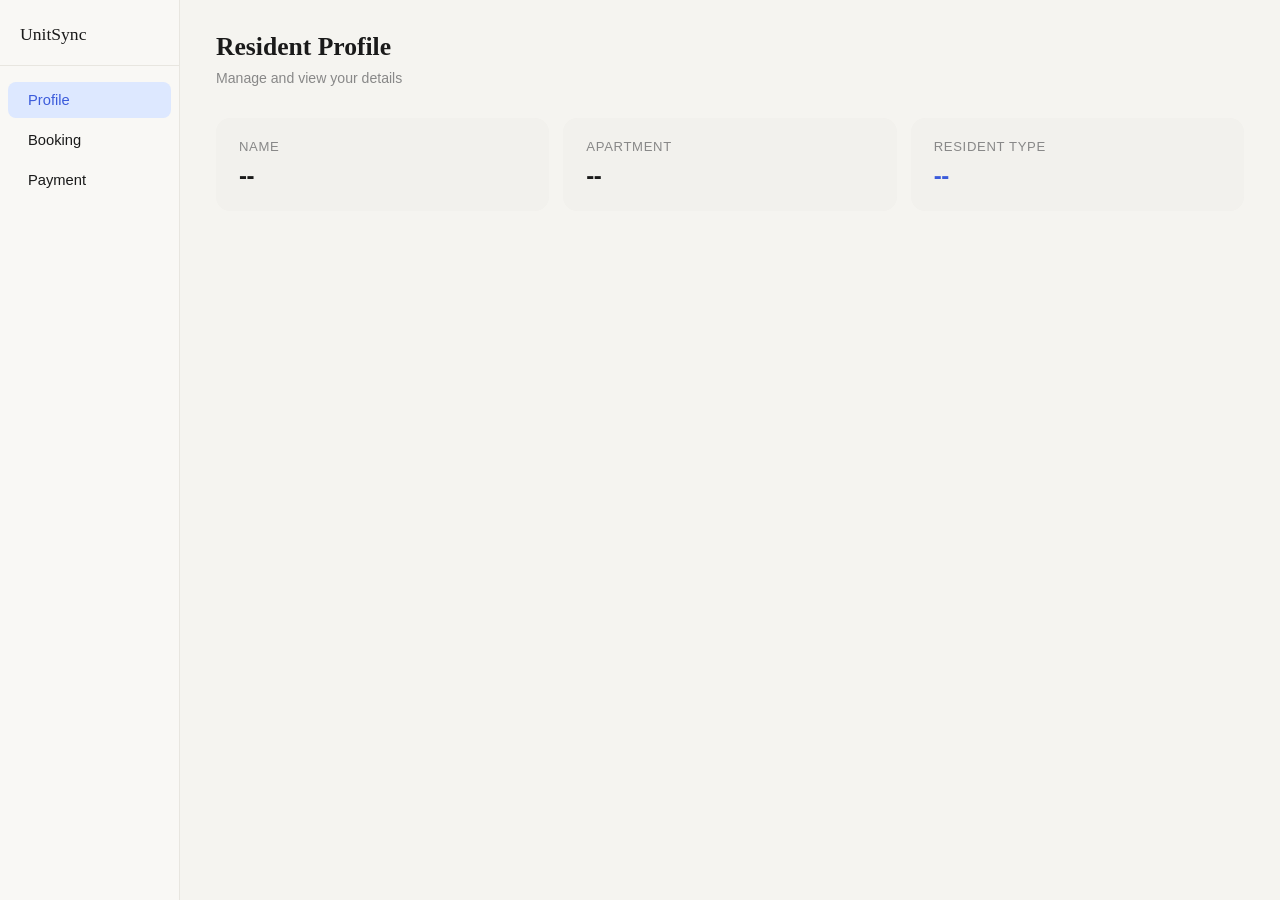
<file: demo/src/main/resources/templates/Profile.html>
<!DOCTYPE html>
<html lang="en" xmlns:th="http://www.thymeleaf.org">
<head>
    <meta charset="UTF-8">
    <title>Resident Profile</title>
    <style>
        *, *::before, *::after { box-sizing: border-box; margin: 0; padding: 0; }

        :root {
            --bg:               #f5f4f0;
            --surface:          #ffffff;
            --sidebar-bg:       #f9f8f5;
            --nav-active-bg:    #dde8ff;
            --nav-active-color: #3b5bdb;
            --text:             #1a1a1a;
            --muted:            #888;
            --border:           #e8e6e0;
            --card-bg:          #f2f1ed;
            --overdue-bg:       #fde8e8;
            --overdue-color:    #c0392b;
            --pending-bg:       #fef3e2;
            --pending-color:    #b7791f;
            --active-bg:        #e6f4ea;
            --active-color:     #2e7d32;
            --inactive-bg:      #efefef;
            --inactive-color:   #888;
            --accent:           #3b5bdb;
        }

        body {
            font-family: 'DM Sans', sans-serif;
            background: var(--bg);
            color: var(--text);
            min-height: 100vh;
            display: flex;
            flex-direction: column;
        }

        .layout {
            display: flex;
            flex: 1;
            min-height: 100vh;
        }

        aside {
            width: 180px;
            background: var(--sidebar-bg);
            border-right: 1px solid var(--border);
            padding: 24px 0;
            display: flex;
            flex-direction: column;
            gap: 4px;
        }

        .sidebar-header {
            padding: 0 20px 20px;
            font-family: 'Playfair Display', serif;
            font-size: 1.1rem;
            border-bottom: 1px solid var(--border);
            margin-bottom: 12px;
        }

        .nav-item {
            display: block;
            padding: 10px 20px;
            font-size: 0.92rem;
            color: var(--text);
            text-decoration: none;
            border-radius: 8px;
            margin: 0 8px;
            transition: background 0.15s;
        }

        .nav-item:hover { background: var(--border); }

        .nav-item.active {
            background: var(--nav-active-bg);
            color: var(--nav-active-color);
            font-weight: 500;
        }

        main {
            flex: 1;
            padding: 32px 36px;
            overflow-y: auto;
        }

        main h1 {
            font-family: 'Playfair Display', serif;
            font-size: 1.6rem;
            font-weight: 600;
            margin-bottom: 8px;
        }

        .page-subtitle {
            font-size: 0.88rem;
            color: var(--muted);
            margin-bottom: 32px;
        }

        .stats-grid {
            display: grid;
            grid-template-columns: repeat(3, 1fr);
            gap: 14px;
            margin-bottom: 36px;
        }

        .stat-card {
            background: var(--card-bg);
            border-radius: 14px;
            padding: 20px 22px;
            border: 1px solid transparent;
            transition: border-color 0.2s, transform 0.2s;
        }

        .stat-card:hover {
            border-color: var(--nav-active-bg);
            transform: translateY(-3px);
        }

        .stat-label {
            font-size: 0.82rem;
            color: var(--muted);
            margin-bottom: 8px;
            text-transform: uppercase;
            letter-spacing: 0.05em;
        }

        .stat-value {
            font-size: 1.5rem;
            font-weight: 600;
            letter-spacing: -0.02em;
        }

        .stat-value.accent {
            color: var(--accent);
        }
    </style>
</head>
<body>
<div class="layout">

    <aside>
        <div class="sidebar-header"> UnitSync</div>
        <a th:href="@{/Profile}" class="nav-item active"> Profile</a>
        <a th:href="@{/booking}" class="nav-item"> Booking</a>
        <a th:href="@{/payment}" class="nav-item"> Payment</a>
    </aside>

    <main>
        <h1>Resident Profile</h1>
        <p class="page-subtitle">Manage and view your details</p>

        <div class="stats-grid">

            <div class="stat-card">
                <div class="stat-label">Name</div>
                <div class="stat-value" th:text="${resident.firstname}">--</div>
            </div>

            <div class="stat-card">
                <div class="stat-label">Apartment</div>
                <div class="stat-value" th:text="${resident.apartment}">--</div>
            </div>

            <div class="stat-card">
                <div class="stat-label">Resident Type</div>
                <div class="stat-value accent" th:text="${resident.status}">--</div>
            </div>

        </div>
    </main>

</div>
</body>
</html>
</file>
